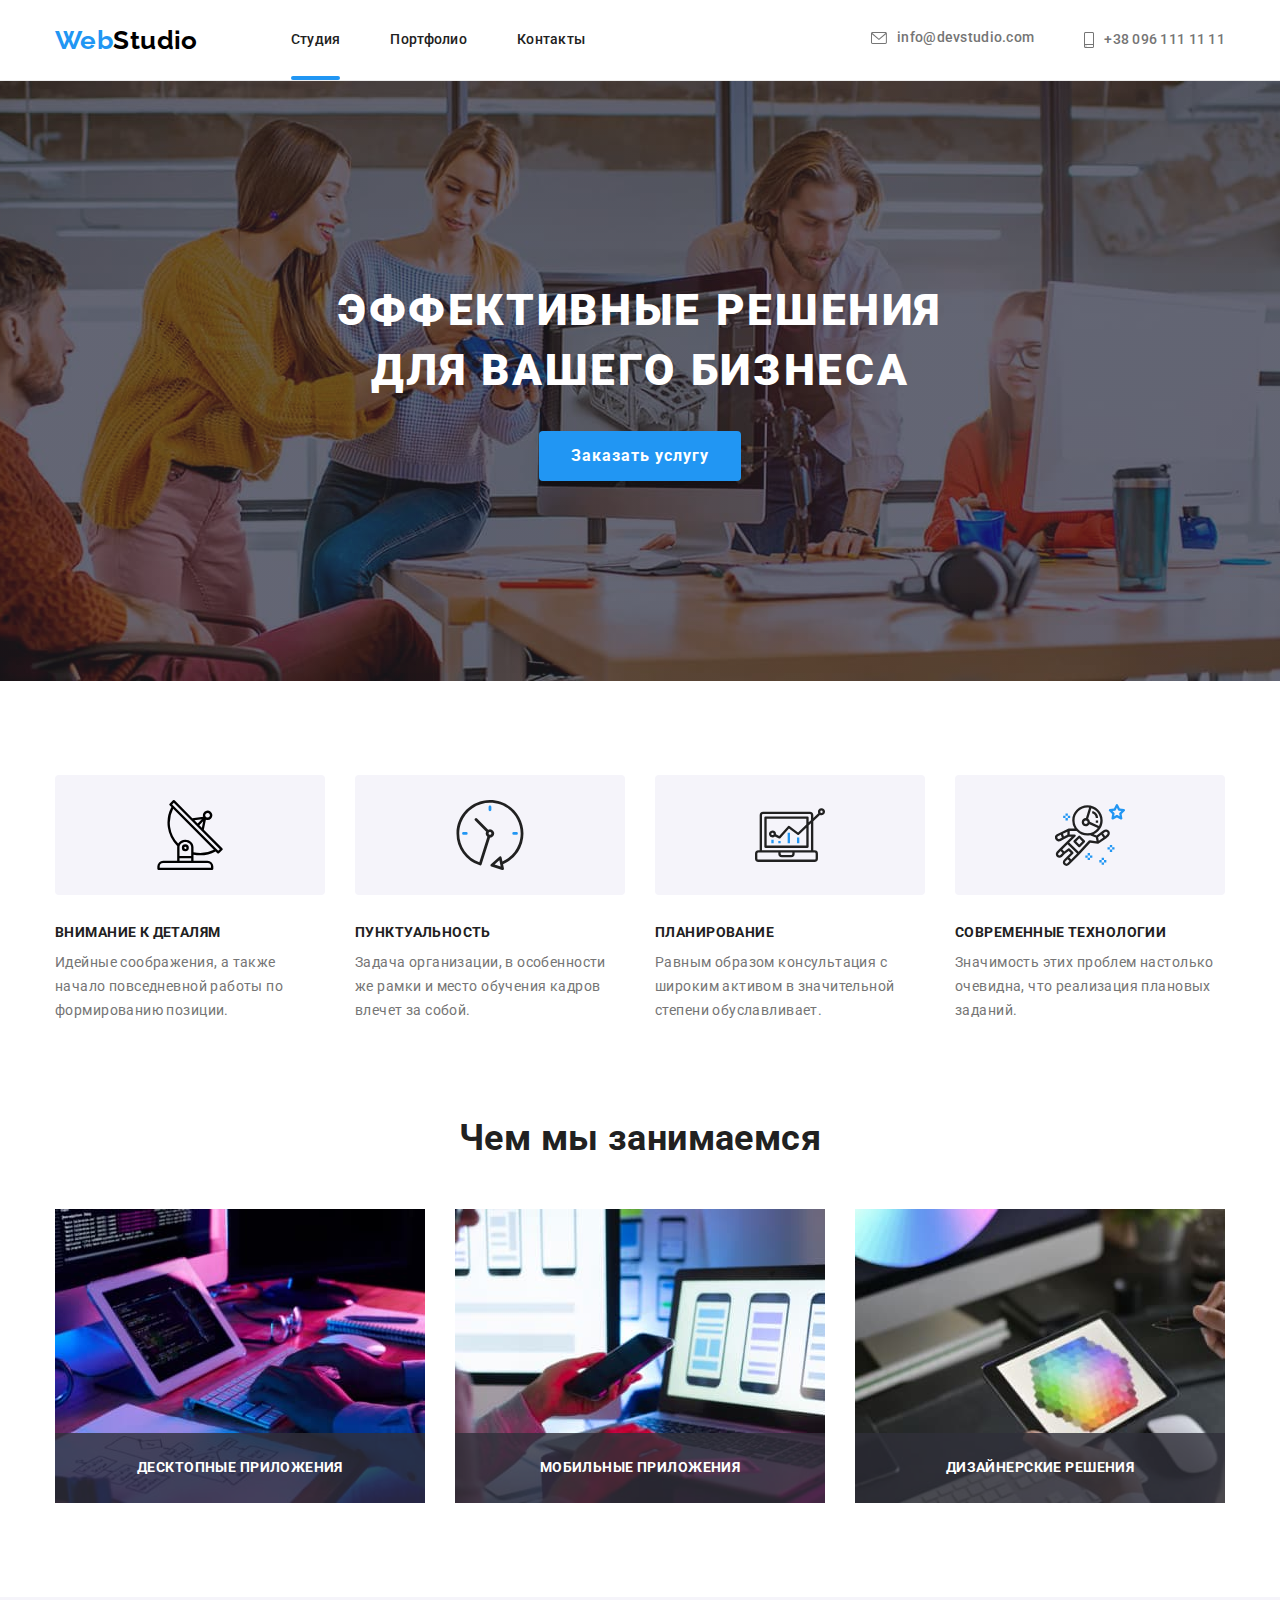
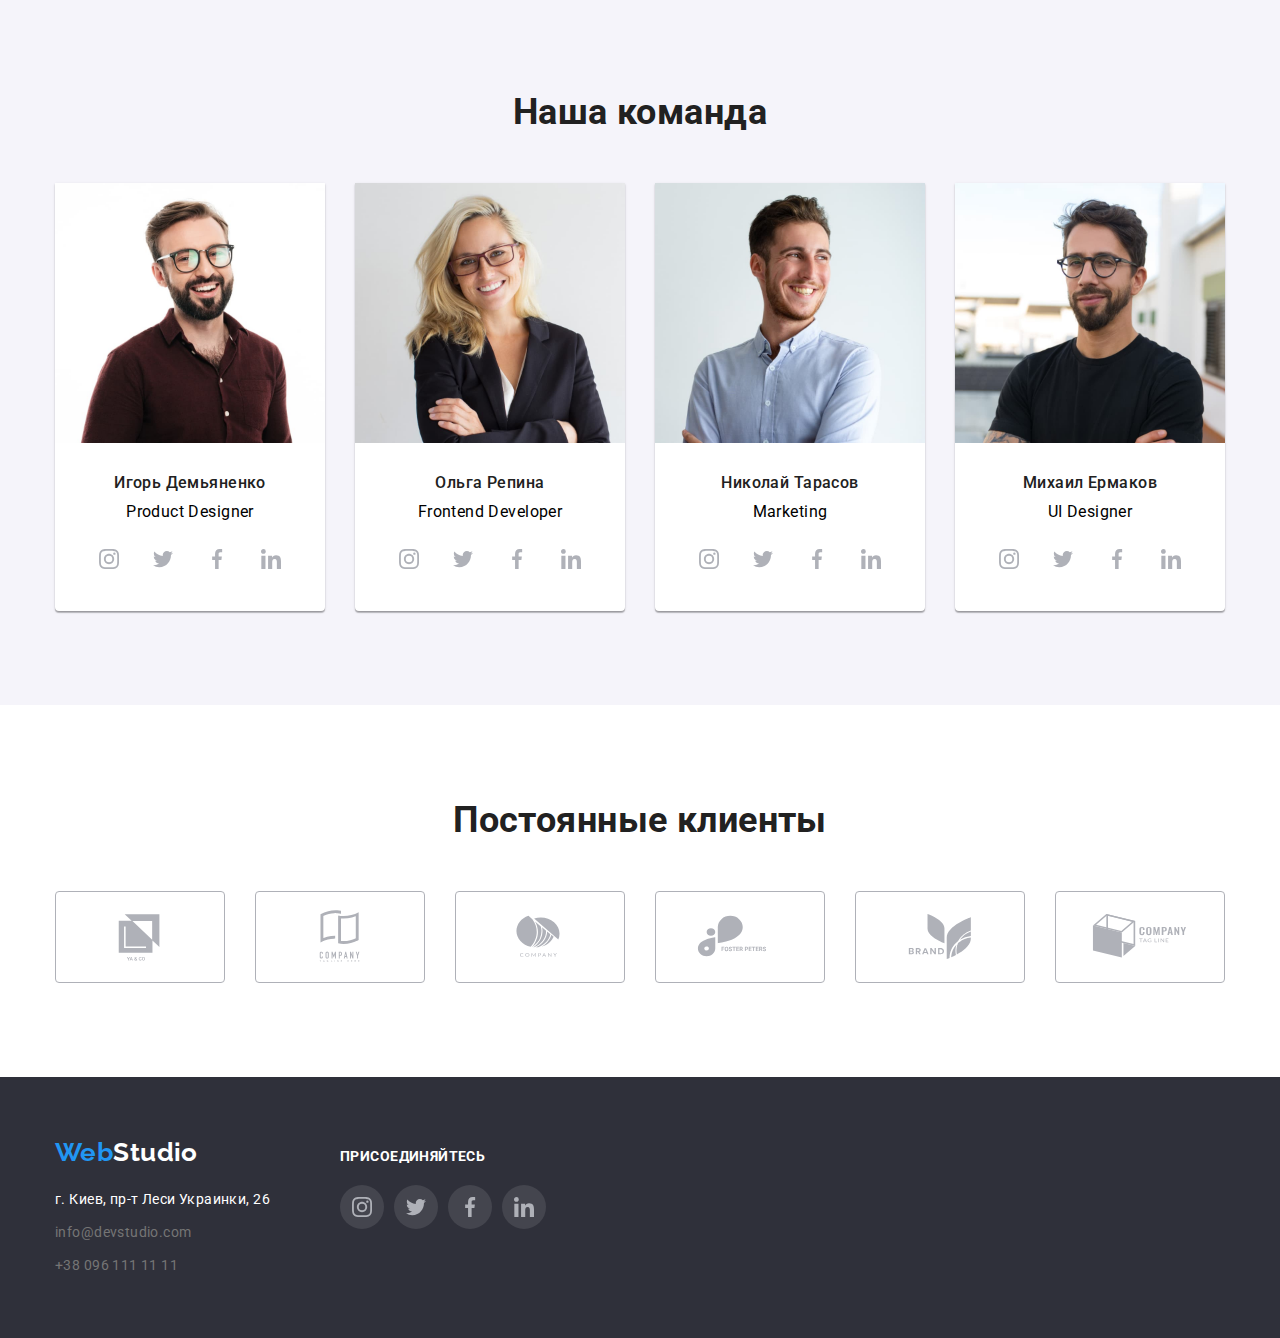
<file: index.html>
<!DOCTYPE html>
<html lang="ru">
<head>
    <meta charset="UTF-8">
    <meta http-equiv="X-UA-Compatible" content="IE=edge">
    <meta name="viewport" content="width=device-width, initial-scale=1.0">
    <title>Document</title>
    <link rel="stylesheet" href="https://cdnjs.cloudflare.com/ajax/libs/modern-normalize/1.1.0/modern-normalize.min.css">
    <link rel="preconnect" href="https://fonts.googleapis.com">
    <link rel="preconnect" href="https://fonts.gstatic.com" crossorigin>
    <link href="https://fonts.googleapis.com/css2?family=Raleway:wght@700&family=Roboto:wght@400;500;700;900&display=swap"
        rel="stylesheet">
    <link rel="stylesheet" href="./css/styles.css">
</head>
<body>
    <!--Хэдер-->
   <header class="header">
       <div class="container">
            <nav class="main-nav">
                <a href="/" lang="en" class="logo-header"><span class="logo1">Web</span><span class="logo2">Studio</span></a>
                <ul class="site-nav list">
                    <li class="item"><a href="" class="link current">Студия</a></li>
                    <li class="item"><a href="./portfolio.html" class="link">Портфолио</a></li>
                    <li class="item"><a href="" class="link">Контакты</a></li>
            
                </ul>
            
                <ul class="contacts list">
                    <li class="item">
                        <a href="mailto:info@devstudio.com" class="link">
                            <svg width="16px" height="12px" class="header-icon envelope">
                                <use href="./images/icons.svg#icon-envelope"></use>
                            </svg>
                            info@devstudio.com</a>
                    </li>

                    <li class="item">
                        <a href="tel:+380961111111" class="link">
                            <svg width="10px" height="16px" class="header-icon mobile">
                                <use href="./images/icons.svg#icon-smartphone"></use>
                            </svg>
                            +38 096 111 11 11</a>
                    </li>
                </ul>
            </nav>
       </div>
    </header>

   <main>
        <!--Герой-->
        <section class="hero">
            
            <h1 class="hero-title">Эффективные решения для вашего бизнеса</h1>
            <button data-modal-open type="button" class="hero-button">Заказать услугу</button>
        </section>
        
        <!--Преимущества-->
        <section class="section">
            <div class="container">
                <h2 class="section-heading hidden">Наши преимущества</h2>
                <ul class="list">
                    <li class="adv">
                        <div class="icon antena">
                            <svg class="icon-svg">
                                <use href="./images/icons.svg#icon-antenna"></use>
                            </svg>
                        </div>
                        <h3 class="section-advantages">Внимание к деталям</h3>
                        <p class="section-description">Идейные соображения, а также начало повседневной работы по формированию позиции.
                        </p>
                    </li>
                    <li class="adv">
                        <div class="icon clock">
                            <svg class="icon-svg">
                                <use href="./images/icons.svg#icon-clock"></use>
                            </svg>
                        </div>
                        <h3 class="section-advantages">Пунктуальность</h3>
                        <p class="section-description">Задача организации, в особенности же рамки и место обучения кадров влечет за
                            собой.</p>
                    </li>
                    <li class="adv">
                        <div class="icon diagram">
                            <svg class="icon-svg">
                                <use href="./images/icons.svg#icon-diagram"></use>
                            </svg>
                        </div>
                        <h3 class="section-advantages">Планирование</h3>
                        <p class="section-description">Равным образом консультация с широким активом в значительной степени
                            обуславливает.</p>
                    </li>
                
                    <li class="adv">
                        <div class=" icon astronaut">
                            <svg class="icon-svg">
                                <use href="./images/icons.svg#icon-astronaut"></use>
                            </svg>
                        </div>
                        <h3 class="section-advantages">Современные технологии</h3>
                        <p class="section-description">Значимость этих проблем настолько очевидна, что реализация плановых заданий.</p>
                    </li>
                
                </ul>
            </div>
        </section>
        
        <!--Чем мы занимемся-->
        <section class="what-we-do">
           <div class="container">
                <h2 class="section-heading">Чем мы занимаемся</h2>
                <ul class="list engagemant">
                    <li class="item">
                        <img src="./images/img.jpg" alt="описание услуги 1" width="370" height="294" class="image no-gap">
                        <div class="shadow">
                            <p class="shadow-desciption">Десктопные приложения</p>
                        </div>
                    </li>
                    <li class="item">
                        <img src="./images/img-2.jpg" alt="описание услуги 2" width="370" height="294" class="image no-gap">
                        <div class="shadow">
                            <p class="shadow-desciption">Мобильные приложения</p>
                        </div>
                    </li>
                    <li class="item">
                        <img src="./images/img-3.jpg" alt="описание услуги 3" width="370" height="294" class="image no-gap">
                        <div class="shadow">
                            <p class="shadow-desciption">Дизайнерские решения</p>
                        </div>
                    </li>
                </ul>
           </div>
        </section>
        
        <!--Наша команда-->
        <section class="section-team">
            <div class="container">
                <h2 class="section-heading">Наша команда</h2>
                <ul class="list">
                    <li class="photo-team">
                        <img src="./images/игорьдем.jpg" alt="фото Игоря Демьяненко" width="270" height="260" class="image no-gap">
                        <h3 class="names">Игорь Демьяненко</h3>
                        <p lang="en" class="team-position">Product Designer</p>
                        <ul class="social-icons">
                                <li class="team-icons"><a href="" class="icon-link">
                                    <svg class="team-svg">
                                        <use href="./images/icons.svg#icon-instagram"></use>
                                    </svg>
                                </a></li>
                                <li class="team-icons"><a href="" class="icon-link">
                                    <svg class="team-svg">
                                        <use href="./images/icons.svg#icon-twitter"></use>
                                    </svg>
                                </a></li>
                                <li class="team-icons"><a href="" class="icon-link">
                                    <svg class="team-svg">
                                        <use href="./images/icons.svg#icon-facebook"></use>
                                    </svg>
                                </a></li>
                                <li class="team-icons"><a href="" class="icon-link">
                                    <svg class="team-svg">
                                        <use href="./images/icons.svg#icon-linkedin"></use>
                                    </svg>
                                </a></li>
                        </ul>
                       
                    </li>
                    <li class="photo-team">
                        <img src="./images/olgarepina.jpg" alt="фото Ольги Репиной" width="270" height="260" class="image no-gap">
                        <h3 class="names">Ольга Репина</h3>
                        <p lang="en" class="team-position">Frontend Developer</p>
                        <ul class="social-icons">
                            <li class="team-icons"><a href="" class="icon-link">
                                    <svg class="team-svg">
                                        <use href="./images/icons.svg#icon-instagram"></use>
                                    </svg>
                                </a></li>
                            <li class="team-icons"><a href="" class="icon-link">
                                    <svg class="team-svg">
                                        <use href="./images/icons.svg#icon-twitter"></use>
                                    </svg>
                                </a></li>
                            <li class="team-icons"><a href="" class="icon-link">
                                    <svg class="team-svg">
                                        <use href="./images/icons.svg#icon-facebook"></use>
                                    </svg>
                                </a></li>
                            <li class="team-icons"><a href="" class="icon-link">
                                    <svg class="team-svg">
                                        <use href="./images/icons.svg#icon-linkedin"></use>
                                    </svg>
                                </a></li>
                        </ul>
                    </li>
                    <li class="photo-team">
                        <img src="./images/nikolaytarasov3.jpg" alt="фото Николая Тарасова" width="270" height="260" class="image no-gap">
                        <h3 class="names">Николай Тарасов</h3>
                        <p lang="en" class="team-position">Marketing</p>
                        <ul class="social-icons">
                            <li class="team-icons"><a href="" class="icon-link">
                                    <svg class="team-svg">
                                        <use href="./images/icons.svg#icon-instagram"></use>
                                    </svg>
                                </a></li>
                            <li class="team-icons"><a href="" class="icon-link">
                                    <svg class="team-svg">
                                        <use href="./images/icons.svg#icon-twitter"></use>
                                    </svg>
                                </a></li>
                            <li class="team-icons"><a href="" class="icon-link">
                                    <svg class="team-svg">
                                        <use href="./images/icons.svg#icon-facebook"></use>
                                    </svg>
                                </a></li>
                            <li class="team-icons"><a href="" class="icon-link">
                                    <svg class="team-svg">
                                        <use href="./images/icons.svg#icon-linkedin"></use>
                                    </svg>
                                </a></li>
                        </ul>
                    </li>
                    <li class="photo-team">
                        <img src="./images/mihailermakov4.jpg" alt="фото Михаила Ермакова" width="270" height="260" class="image no-gap">
                        <h3 class="names">Михаил Ермаков</h3>
                        <p lang="en" class="team-position">UI Designer</p>
                        <ul class="social-icons">
                            <li class="team-icons"><a href="" class="icon-link">
                                    <svg class="team-svg">
                                        <use href="./images/icons.svg#icon-instagram"></use>
                                    </svg>
                                </a></li>
                            <li class="team-icons"><a href="" class="icon-link">
                                    <svg class="team-svg">
                                        <use href="./images/icons.svg#icon-twitter"></use>
                                    </svg>
                                </a></li>
                            <li class="team-icons"><a href="" class="icon-link">
                                    <svg class="team-svg">
                                        <use href="./images/icons.svg#icon-facebook"></use>
                                    </svg>
                                </a></li>
                            <li class="team-icons"><a href="" class="icon-link">
                                    <svg class="team-svg">
                                        <use href="./images/icons.svg#icon-linkedin"></use>
                                    </svg>
                                </a></li>
                        </ul>
                    </li>
                
                </ul>
            </div>
        </section>

        <!-- Постоянные клиенты -->
        <section class="section-clients">
            <div class="container">
                <h2 class="section-heading">Постоянные клиенты</h2>
                <ul class="clients list">
                    <li class="client"><a href="" class="client-link">
                        <svg class="client-svg">
                            <use href="./images/icons.svg#icon-Logo"></use>
                        </svg>
                    </a></li>
                    <li class="client"><a href="" class="client-link">
                        <svg class="client-svg">
                            <use href="./images/icons.svg#icon-Logo-2"></use>
                        </svg>

                    </a></li>
                    <li class="client"><a href="" class="client-link">
                        <svg class="client-svg">
                            <use href="./images/icons.svg#icon-Logo-3"></use>
                        </svg>

                    </a></li>
                    <li class="client"><a href="" class="client-link">
                        <svg class="client-svg">
                            <use href="./images/icons.svg#icon-Logo-4"></use>
                        </svg>

                    </a></li>
                    <li class="client"><a href="" class="client-link">
                        <svg class="client-svg">
                            <use href="./images/icons.svg#icon-Logo-5"></use>
                        </svg>

                    </a></li>
                    <li class="client"><a href="" class="client-link">
                        <svg class="client-svg">
                            <use href="./images/icons.svg#icon-Logo-6"></use>
                        </svg>

                    </a></li>
                </ul>

            </div>
            
        </section>
   </main>

    <footer class="footer">
       <div class="container">
        
               <div class="footer-contacts">
                    <a href="/" lang="en" class="logo-footer"><span class="logo1">Web</span><span class="logo2">Studio</span></a>
                    
                    <address class="adress">г. Киев, пр-т Леси Украинки, 26</address>
                    
                    <ul class="contacts list">
                        <li class="footreq">
                            <a href="mailto:info@devstudio.com" class="link">info@devstudio.com</a>
                        </li>
                        <li class="footreq">
                            <a href="tel:+380961111111" class="link">+38 096 111 11 11</a>
                        </li>
                    </ul>
               </div>
               <div class="footer-social">
                   <p class="social-heading">присоединяйтесь</p>
                <ul class="footer-icons">
                    <li class="team-icons"><a href="" class="icon-link">
                            <svg class="team-svg">
                                <use href="./images/icons.svg#icon-instagram"></use>
                            </svg>
                        </a></li>
                    <li class="team-icons"><a href="" class="icon-link">
                            <svg class="team-svg">
                                <use href="./images/icons.svg#icon-twitter"></use>
                            </svg>
                        </a></li>
                    <li class="team-icons"><a href="" class="icon-link">
                            <svg class="team-svg">
                                <use href="./images/icons.svg#icon-facebook"></use>
                            </svg>
                        </a></li>
                    <li class="team-icons"><a href="" class="icon-link">
                            <svg class="team-svg">
                                <use href="./images/icons.svg#icon-linkedin"></use>
                            </svg>
                        </a></li>
                </ul>

               </div>
        
       </div>
    
    
    </footer>
    
    <div class="backdrop is-hidden" data-modal>
                <div class="modal">
                    <button data-modal-close type="button" class="modal-close">
                        <svg class="close-svg">
                            <use href="./images/icons.svg#close-icon"></use>
                        </svg>
                    </button>
                </div>
            </div>

<script src="./modal.js"></script>
</body>
</html>
</file>
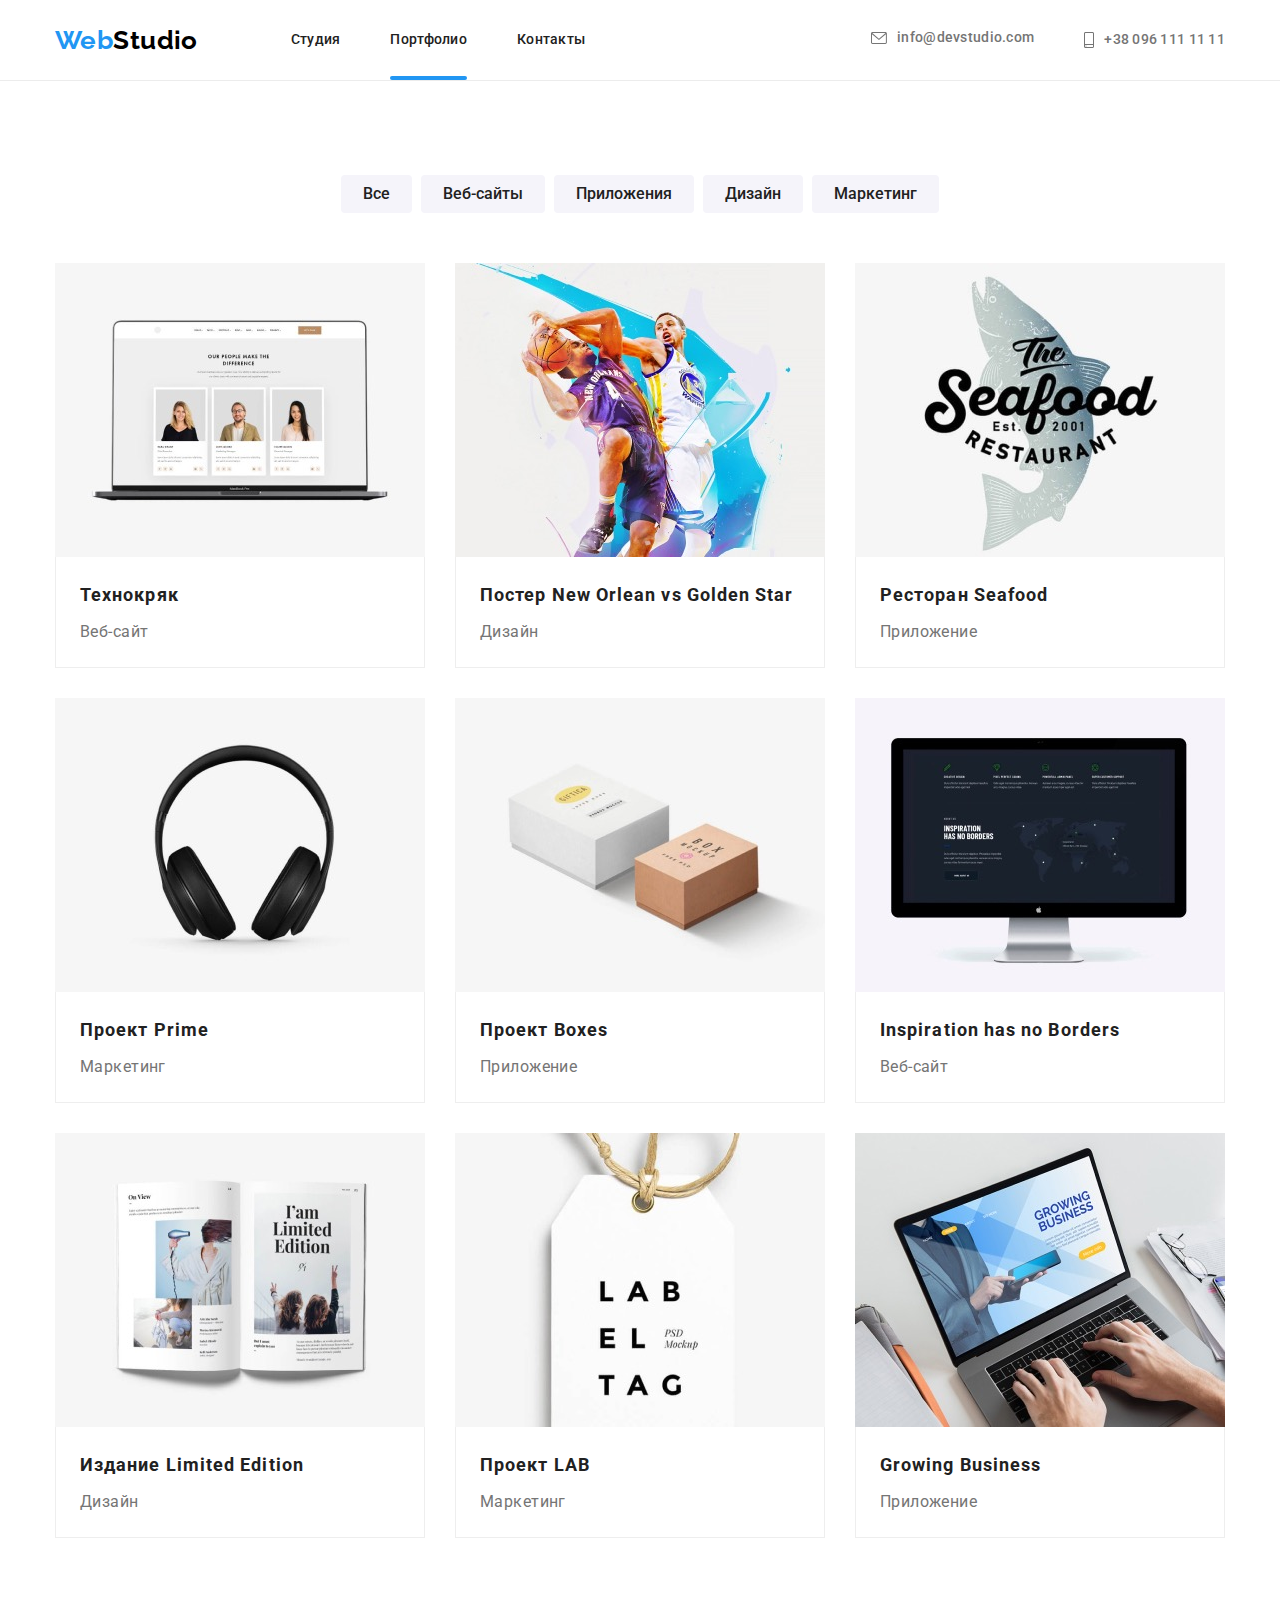
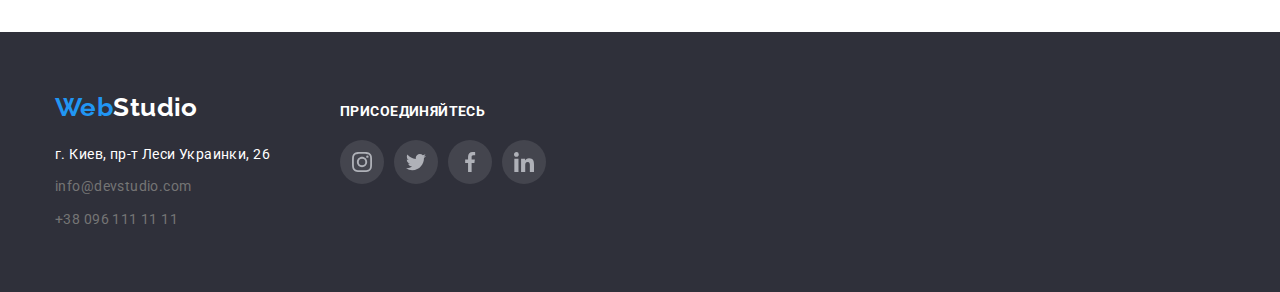
<file: portfolio.html>
<!DOCTYPE html>
<html lang="ru">

<head>
    <meta charset="UTF-8">
    <meta http-equiv="X-UA-Compatible" content="IE=edge">
    <meta name="viewport" content="width=device-width, initial-scale=1.0">
    <title>Document</title>
    <link rel="stylesheet" href="https://cdnjs.cloudflare.com/ajax/libs/modern-normalize/1.1.0/modern-normalize.min.css">
    <link rel="preconnect" href="https://fonts.googleapis.com">
    <link rel="preconnect" href="https://fonts.gstatic.com" crossorigin>
    <link href="https://fonts.googleapis.com/css2?family=Raleway:wght@700&family=Roboto:wght@400;500;700;900&display=swap"
        rel="stylesheet">
    <link rel="stylesheet" href="./css/styles.css">
</head> 

<body>
    <!--Хэдер-->
    <header class="header">
        <div class="container">
            <nav class="main-nav">
                <a href="/" lang="en" class="logo-header"><span class="logo1">Web</span><span
                        class="logo2">Studio</span></a>
                <ul class="site-nav list">
                    <li class="item"><a href="/" class="link">Студия</a></li>
                    <li class="item"><a href="./portfolio.html" class="link current">Портфолио</a></li>
                    <li class="item"><a href="" class="link">Контакты</a></li>
    
                </ul>
    
                <ul class="contacts list">
                    <li class="item">
                        <a href="mailto:info@devstudio.com" class="link">
                            <svg width="16px" height="12px" class="header-icon envelope">
                                <use href="./images/icons.svg#icon-envelope"></use>
                            </svg>
                            info@devstudio.com</a>
                    </li>
    
                    <li class="item">
                        <a href="tel:+380961111111" class="link">
                            <svg width="10px" height="16px" class="header-icon mobile">
                                <use href="./images/icons.svg#icon-smartphone"></use>
                            </svg>
                            +38 096 111 11 11</a>
                    </li>
                </ul>
            </nav>
        </div>
    </header>

    <main>
        <section class="filter-portfolio">

            <!-- Кнопи -->
            <div class="container">
                <h1 hidden>Портфолио наших работ</h1>
                <ul class="filter list">
                    <li class="filbutt"><button type="button" class="button">Все</button></li>
                    <li class="filbutt"><button type="button" class="button">Веб-сайты</button></li>
                    <li class="filbutt"><button type="button" class="button">Приложения</button></li>
                    <li class="filbutt"><button type="button" class="button">Дизайн</button></li>
                    <li class="filbutt"><button type="button" class="button">Маркетинг</button></li>
                </ul>
            </div>

            <!-- Портфолио -->
            <div class="container">
                <ul class="portfolio list">
                    <li class="item">
                        <a href="" class="link">
            
                                <div class="image">
                                    <img src="./images/img-4-2.jpg" alt="Вэб-сайт Технокряк" width="370" height="294" class="no-gap card">
                                    <div class="overlay">
                                        <p class="overlay-text">Технокряк это современная площадка распространения коронавируса. Компании используют эту платформу для цифрового
                                            шпионажа и атак на защищённые сервера конкурентов.</p>
                                    </div>
                                </div>
                                
                                <h2 class="portfolio-heading">Технокряк</h2>
                                <p class="portfolio-description">Веб-сайт</p>
                        </a>
                    </li>
                
                    <li class="item">
                        <a href="" class="link">
                           <div class="image">
                                <img src="./images/img-5-2.jpg" alt="Дизайн Постер New Orlean vs Golden Star" width="370" height="294" class="no-gap">
                                <div class="overlay">
                                    <p class="overlay-text">Технокряк это современная площадка распространения коронавируса. Компании используют эту
                                        платформу для цифрового
                                        шпионажа и атак на защищённые сервера конкурентов.</p>
                                </div>
                           </div>
                            <h2 class="portfolio-heading">Постер <span lang="en">New Orlean vs Golden Star</span></h2>
                            <p class="portfolio-description">Дизайн</p>
                        </a>
                    </li>
                
                    <li class="item">
                        <a href="" class="link">
                            <div class="image">
                                <img src="./images/img-6-2.jpg" alt="Приложение Ресторан Seafood" width="370" height="294" class="no-gap">
                                <div class="overlay">
                                    <p class="overlay-text">Технокряк это современная площадка распространения коронавируса. Компании используют эту
                                        платформу для цифрового
                                        шпионажа и атак на защищённые сервера конкурентов.</p>
                                </div>
                            </div>
                            <h2 class="portfolio-heading">Ресторан <span lang="en">Seafood</span></h2>
                            <p class="portfolio-description">Приложение</p>
                        </a>
                    </li>
                
                    <li class="item">
                        <a href="" class="link">
                            <div class="image">
                                <img src="./images/img-7-2.jpg" alt="Маркетинг Проект Prime" width="370" height="294" class="no-gap">
                                <div class="overlay">
                                    <p class="overlay-text">Технокряк это современная площадка распространения коронавируса. Компании используют эту
                                        платформу для цифрового
                                        шпионажа и атак на защищённые сервера конкурентов.</p>
                                </div>
                            </div>
                            <h2 class="portfolio-heading">Проект <span lang="en">Prime</span></h2>
                            <p class="portfolio-description">Маркетинг</p>
                        </a>
                    </li>
                
                    <li class="item">
                        <a href="" class="link">
                            <div class="image">
                                <img src="./images/img-8-2.jpg" alt="Приложение Проект Boxes" width="370" height="294" class="no-gap">
                                <div class="overlay">
                                    <p class="overlay-text">Технокряк это современная площадка распространения коронавируса. Компании используют эту
                                        платформу для цифрового
                                        шпионажа и атак на защищённые сервера конкурентов.</p>
                                </div>
                            </div>
                            <h2 class="portfolio-heading">Проект <span lang="en">Boxes</span></h2>
                            <p class="portfolio-description">Приложение</p>
                        </a>
                    </li>
                
                    <li class="item">
                        <a href="" class="link">
                            <div class="image">
                                <img src="./images/img-9-2.jpg" alt="Вэб-сайт Inspiration has no Borders" width="370" height="294" class="no-gap">
                                <div class="overlay">
                                    <p class="overlay-text">Технокряк это современная площадка распространения коронавируса. Компании используют эту
                                        платформу для цифрового
                                        шпионажа и атак на защищённые сервера конкурентов.</p>
                                </div>
                            </div>
                            <h2 lang="en" class="portfolio-heading">Inspiration has no Borders</h2>
                            <p class="portfolio-description">Веб-сайт</p>
                        </a>
                    </li>
                
                    <li class="item">
                        <a href="" class="link">
                            <div class="image">
                                <img src="./images/img-10-2.jpg" alt="Дизайн Издание Limited Edition" width="370" height="294" class="no-gap">
                                <div class="overlay">
                                    <p class="overlay-text">Технокряк это современная площадка распространения коронавируса. Компании используют эту
                                        платформу для цифрового
                                        шпионажа и атак на защищённые сервера конкурентов.</p>
                                </div>
                            </div>
                            <h2 class="portfolio-heading">Издание <span lang="en">Limited Edition</span></h2>
                            <p class="portfolio-description">Дизайн</p>
                        </a>
                    </li>
                
                    <li class="item">
                        <a href="" class="link">
                            <div class="image">
                                <img src="./images/img-11-2.jpg" alt="Маркетинг Проект LAB" width="370" height="294" class="no-gap">
                                <div class="overlay">
                                    <p class="overlay-text">Технокряк это современная площадка распространения коронавируса. Компании используют эту
                                        платформу для цифрового
                                        шпионажа и атак на защищённые сервера конкурентов.</p>
                                </div>
                            </div>
                            <h2 class="portfolio-heading">Проект <span lang="en">LAB</span></h2>
                            <p class="portfolio-description">Маркетинг</p>
                        </a>
                    </li>
                
                    <li class="item">
                        <a href="" class="link">
                            <div class="image">
                                <img src="./images/img-12-2.jpg" alt="Приложение Growing Business" width="370" height="294" class="no-gap">
                                <div class="overlay">
                                    <p class="overlay-text">Технокряк это современная площадка распространения коронавируса. Компании используют эту
                                        платформу для цифрового
                                        шпионажа и атак на защищённые сервера конкурентов.</p>
                                </div>
                            </div>
                            <h2 lang="en" class="portfolio-heading">Growing Business</h2>
                            <p class="portfolio-description">Приложение</p>
                        </a>
                    </li>
                
                </ul>
            </div>


        </section>
    </main>

<footer class="footer">
    <div class="container">

        <div class="footer-contacts">
            <a href="/" lang="en" class="logo-footer"><span class="logo1">Web</span><span
                    class="logo2">Studio</span></a>

            <address class="adress">г. Киев, пр-т Леси Украинки, 26</address>

            <ul class="contacts list">
                <li class="footreq">
                    <a href="mailto:info@devstudio.com" class="link">info@devstudio.com</a>
                </li>
                <li class="footreq">
                    <a href="tel:+380961111111" class="link">+38 096 111 11 11</a>
                </li>
            </ul>
        </div>
        <div class="footer-social">
            <p class="social-heading">присоединяйтесь</p>
            <ul class="footer-icons">
                <li class="team-icons"><a href="" class="icon-link">
                        <svg class="team-svg">
                            <use href="./images/icons.svg#icon-instagram"></use>
                        </svg>
                    </a></li>
                <li class="team-icons"><a href="" class="icon-link">
                        <svg class="team-svg">
                            <use href="./images/icons.svg#icon-twitter"></use>
                        </svg>
                    </a></li>
                <li class="team-icons"><a href="" class="icon-link">
                        <svg class="team-svg">
                            <use href="./images/icons.svg#icon-facebook"></use>
                        </svg>
                    </a></li>
                <li class="team-icons"><a href="" class="icon-link">
                        <svg class="team-svg">
                            <use href="./images/icons.svg#icon-linkedin"></use>
                        </svg>
                    </a></li>
            </ul>

        </div>

    </div>


</footer>


</body>

</html>
</file>
<file: css/styles.css>
:root {
  --accent-color: #2196f3;
  --text-color: #757575;
  --heading-color: #212121;
  --footer-color: #2f303a;
  --primary-white: #ffffff;
  --main-backgroung-color: #ffffff;
  --header-color: #ececec;
  --secondary-background-colour: #f5f4fa;
  --hero-background: #2f303a;
  --hero-button-colour: #188ce8;
  --border-color: #eeeeee;
  --border-clients-color: #afb1b8;
}

body {
  font-family: Roboto, sans-serif;
  font-size: 14px;
  background-color: var(--main-backgroung-color);
  letter-spacing: 0.03em;
  font-style: normal;
}
h1,
h2,
h3,
p,
ul {
  margin-top: 0;
  margin-bottom: 0;
}
img {
  display: block;
  max-width: 100%;
  height: auto;
}
.container {
  width: 1200px;
  padding: 0 15px;
  margin: 0 auto;
  box-sizing: border-box;
  margin-right: auto;
  margin-left: auto;
}
.no-gap {
  display: block;
}
.list,
.list .link {
  list-style: none;
  text-decoration: none;
  padding-left: 0;
}
.hidden {
  margin-top: 0;
}
/* ЛОГОТИП */

.logo-header,
.logo-footer {
  font-family: Raleway, sans-serif;
  font-weight: bold;
  font-size: 26px;
  line-height: 1.19;
  text-decoration: none;
}

.logo-header .logo1 {
  color: var(--accent-color);
}

.logo-header .logo2 {
  color: #000000;
}
.logo-footer .logo1 {
  color: var(--accent-color);
}
.logo-footer .logo2 {
  color: var(--primary-white);
}

/* ХЭДЕР */
.header {
  background-color: var(--main-backgroung-color);
  border-bottom: 1px solid var(--header-color);
}

.logo-header {
  margin-left: 0px;
}
.main-nav {
  display: flex;
  align-items: center;
}
.site-nav {
  display: flex;
  margin-left: 93px;
}
.header .contacts {
  display: flex;
  margin-left: auto;
}

.site-nav .item:not(:last-child) {
  margin-right: 50px;
}
.contacts .item:not(:last-child) {
  margin-right: 50px;
}

.site-nav .link {
  position: relative;
  display: block;
  padding-top: 32px;
  padding-bottom: 32px;
  align-items: center;
  color: var(--heading-color);
  font-weight: 500;
  line-height: 1.14;
  letter-spacing: 0.02em;

  transition: color 250ms cubic-bezier(0.4, 0, 0.2, 1);
}
.link.current::after {
  content: '';
  position: absolute;
  display: block;
  bottom: 0;
  width: 100%;
  height: 4px;
  border-radius: 2px;
  background-color: var(--accent-color);
  color: var(--accent-color);
}

.contacts .link {
  display: flex;
  color: var(--text-color);
  fill: var(--text-color);
  font-weight: 500;
  line-height: 1.14px;
  letter-spacing: 0.02em;
  padding-top: 32px;
  padding-bottom: 32px;
  align-items: center;

  transition: color 250ms cubic-bezier(0.4, 0, 0.2, 1),
    fill 250ms cubic-bezier(0.4, 0, 0.2, 1);
}
.item .header-icon {
  margin-right: 10px;
}
.contacts .link:hover,
.contacts .link:focus {
  fill: var(--accent-color);
  color: var(--accent-color);
}
.site-nav .link:hover,
.site-nav .link:focus {
  color: var(--accent-color);
}

/* FOOTER */

.footer {
  background-color: var(--footer-color);
  padding-top: 60px;
  padding-bottom: 60px;
}
.footer .container {
  display: flex;
}
.footer-icons {
  display: flex;
  list-style: none;
  padding: 0;
}
.adress {
  color: var(--primary-white);
  line-height: 1.71;
  font-style: normal;
  padding-top: 20px;
}
.footer-icons .icon-link {
  background-color: rgba(255, 255, 255, 0.1);
  border-radius: 50%;
  transition: background-color 250ms cubic-bezier(0.4, 0, 0.2, 1);
}
.footer-social {
  margin-left: 70px;
  padding-top: 12px;
  padding-bottom: 40px;
}
.footer-icons .icon-link:hover,
.footer-icons .icon-link:focus {
  fill: var(--primary-white);
  background-color: var(--accent-color);
}

.footer .link {
  line-height: 1.71;
  font-weight: normal;
  letter-spacing: 0.03em;
}
.footreq {
  padding-top: 9px;
}
.footreq .link {
  padding-top: 0;
  padding-bottom: 0;
}
.social-heading {
  font-style: normal;
  font-weight: bold;
  font-size: 14px;
  line-height: 1.14;
  letter-spacing: 0.03em;
  text-transform: uppercase;
  color: var(--primary-white);
  margin-bottom: 20px;
}

/* MAIN */

h2,
h3 {
  color: var(--heading-color);
}

/* HERO */
.hero {
  background-color: var(--hero-background);
  text-align: center;
  max-width: 1600px;
  height: 600px;
  margin-left: auto;
  margin-right: auto;
  background-image: linear-gradient(
      to right,
      rgba(47, 48, 58, 0.4),
      rgba(47, 48, 58, 0.4)
    ),
    url(../images/hero-image-2.jpg);
  background-position: center;
  background-size: cover;
  background-repeat: no-repeat;
}

.hero-title {
  color: var(--primary-white);
  font-weight: 900;
  font-size: 44px;
  line-height: 1.36;
  letter-spacing: 0.06em;
  text-transform: uppercase;
  padding-top: 200px;
  width: 696px;
  margin-left: auto;
  margin-right: auto;
}
.backdrop {
  position: fixed;
  top: 0;
  left: 0;
  width: 100%;
  height: 100%;
  background: rgba(0, 0, 0, 0.2);
  transition: opacity 250ms cubic-bezier(0.4, 0, 0.2, 1);
}

.backdrop.is-hidden {
  opacity: 0;
  pointer-events: none;
}
.modal {
  position: absolute;
  top: 50%;
  left: 50%;
  transform: translate(-50%, -50%);
  width: 528px;
  height: 581px;
  background: var(--primary-white);
  box-shadow: 0px 1px 3px rgba(0, 0, 0, 0.12), 0px 1px 1px rgba(0, 0, 0, 0.14),
    0px 2px 1px rgba(0, 0, 0, 0.2);
  border-radius: 4px;
}
.modal-close {
  position: absolute;
  top: 8px;
  left: 490px;
  width: 30px;
  height: 30px;
  margin: 0;
  padding: 0;
  cursor: pointer;
  background: var(--primary-white);
  border: 1px solid rgba(0, 0, 0, 0.1);
  border-radius: 50%;
}
.close-svg {
  position: absolute;
  top: 50%;
  left: 50%;
  transform: translate(-50%, -50%);
  width: 18px;
  height: 18px;
}

.hero-button {
  display: inline-block;
  background-color: var(--accent-color);
  color: var(--primary-white);
  font-family: inherit;
  font-weight: 700;
  font-size: 16px;
  line-height: 1.87;
  align-items: center;
  text-align: center;
  letter-spacing: 0.06em;
  cursor: pointer;
  border-radius: 4px;
  border: none;
  padding: 10px 32px;
  margin-top: 30px;
  margin-bottom: 200px;
  box-shadow: 0px 4px 4px rgba(0, 0, 0, 0.15);

  transition: background-color 250ms cubic-bezier(0.4, 0, 0.2, 1);
}

.hero-button:hover,
.hero-button:focus {
  background-color: var(--hero-button-colour);
}

/* Описание */

.section .list {
  display: flex;
}
.adv .icon {
  display: inline-flex;
  justify-content: center;
  align-items: center;
}
.adv .icon {
  width: 270px;
  height: 120px;
  background: var(--secondary-background-colour);
  border-radius: 4px;
  margin-bottom: 30px;
}
.icon-svg {
  width: 70px;
  height: 70px;
  justify-content: center;
  align-items: center;
}

.section-heading.hidden {
  display: none;
}

.section-heading {
  font-weight: bold;
  font-size: 36px;
  line-height: 1.17;
  text-align: center;
}

.section .section-advantages {
  font-weight: bold;
  font-size: 14px;
  line-height: 1.14;
  text-transform: uppercase;
  margin-bottom: 10px;
}

.section .section-description {
  color: var(--text-color);
  font-size: 14px;
  line-height: 1.71;

  width: 270px;
}
.section {
  padding-top: 94px;
}
.section .adv {
  margin-right: 30px;
  width: calc((100% - 90px) / 4);
}
.section .adv:last-child {
  margin-right: 0;
}

/* Чем мы занимаемся */
.what-we-do {
  padding-top: 94px;
  padding-bottom: 94px;
}
.engagemant {
  display: flex;
  align-items: center;
  padding-top: 50px;
}

.engagemant .item + .item {
  margin-left: 30px;
}

.engagemant .item {
  position: relative;
}

.engagemant .shadow {
  display: block;
  position: absolute;
  bottom: 0;
  right: 0;
  width: 370px;
  height: 70px;
  background-color: rgba(47, 48, 58, 0.8);
  color: white;
}

.shadow-desciption {
  font-style: normal;
  font-weight: bold;
  line-height: 1.14;
  text-align: center;
  letter-spacing: 0.03em;
  text-transform: uppercase;
  color: var(--primary-white);
  padding-top: 27px;
  padding-bottom: 27px;
}

/* Наша команда */
.social-icons {
  height: 44px;
  display: flex;
  list-style: none;
  margin-top: 16px;
  margin-bottom: 30px;
  padding: 0;
  justify-content: center;
}
.icon-link {
  display: flex;
  width: 44px;
  height: 44px;
  justify-content: center;
  align-items: center;
  padding: 0;
  border-radius: 50%;
  fill: var(--border-clients-color);

  transition: background-color 250ms cubic-bezier(0.4, 0, 0.2, 1),
    fill 250ms cubic-bezier(0.4, 0, 0.2, 1);
}
.section-team {
  padding-top: 94px;
  padding-bottom: 94px;
}

.section-team .section-heading {
  padding-bottom: 50px;
}
.section-team .list {
  display: flex;
}
.photo-team {
  background-color: var(--main-backgroung-color);
  display: flex;
  width: calc((100% - 90px) / 4);
  margin-right: 30px;
  flex-direction: column;
  box-shadow: 0px 1px 3px rgba(0, 0, 0, 0.12), 0px 1px 1px rgba(0, 0, 0, 0.14),
    0px 2px 1px rgba(0, 0, 0, 0.2);
  border-radius: 0px 0px 4px 4px;
}
.photo-team:last-child {
  margin-right: 0;
}

.names {
  padding-top: 30px;
}
.team-position {
  padding-top: 10px;
  /* padding-bottom: 30px; */
}
.team-icons:not(:last-child) {
  margin-right: 10px;
}
.team-icons:last-child {
  margin-right: 0;
}
.team-svg {
  width: 20px;
  height: 20px;
  transition: fill 250ms cubic-bezier(0.4, 0, 0.2, 1);
}
.social-icons .icon-link:hover {
  background-color: var(--accent-color);
  fill: var(--primary-white);
}

/* Постоянные клиенты */
.section-clients {
  padding-top: 94px;
  padding-bottom: 94px;
}
.clients {
  display: flex;
  margin-top: 50px;
}

.client-link {
  width: 170px;
  height: 92px;
  fill: var(--border-clients-color);
  border: 1px solid var(--border-clients-color);
  box-sizing: border-box;
  border-radius: 4px;
  margin-right: 30px;
  display: inline-flex;
  justify-content: center;
  align-items: center;
  cursor: pointer;

  transition: border-color 250ms cubic-bezier(0.4, 0, 0.2, 1);
}
.client-svg {
  width: 106px;
  height: 60px;
  transition: fill 250ms cubic-bezier(0.4, 0, 0.2, 1);
}
.client-link:hover,
.client-link:focus,
.client-svg:hover,
.client-svg:focus {
  fill: var(--accent-color);
  border-color: var(--accent-color);
}

.clients .client:last-child {
  margin-right: 0;
}

/* BUTTONS */
.filter .button {
  background-color: var(--secondary-background-colour);
  color: var(--heading-color);
  font-family: inherit;
  font-weight: 500;
  font-size: 16px;
  line-height: 1.62;
  text-align: center;
  cursor: pointer;
  background: var(--secondary-background-colour);
  border-radius: 4px;
  border: none;
  padding: 6px 22px;

  transition: background-color 250ms cubic-bezier(0.4, 0, 0.2, 1),
    color 250ms cubic-bezier(0.4, 0, 0.2, 1),
    box-shadow 250ms cubic-bezier(0.4, 0, 0.2, 1);
}

.button:hover,
.button:focus {
  background-color: var(--accent-color);
  color: var(--primary-white);
  box-shadow: 0px 3px 1px rgba(0, 0, 0, 0.1), 0px 1px 2px rgba(0, 0, 0, 0.08),
    0px 2px 2px rgba(0, 0, 0, 0.12);
}

/* НАША КОМАНДА */
.section-team {
  background-color: var(--secondary-background-colour);
}
.section-team .names,
.section-team .team-position {
  font-size: 16px;
  line-height: 1.19;
  text-align: center;
}
.names {
  font-weight: 500;
}

/* ПОРТФОЛИО */
.image {
  position: relative;
  overflow: hidden;
}

.portfolio .overlay {
  position: absolute;
  content: '';
  display: block;
  width: 100%;
  height: 294px;
  background-color: rgba(33, 150, 243, 0.9);
  transform: translateY(100%);
  transition: transform 250ms cubic-bezier(0.4, 0, 0.2, 1);
}

.portfolio .link:hover .overlay {
  transform: translateY(-100%);
}
.overlay-text {
  padding: 63px 24px;
  font-weight: normal;
  font-size: 18px;
  line-height: 1.56;
  color: var(--primary-white);
}

.filter-portfolio {
  padding-bottom: 94px;
  padding-top: 94px;
}

.portfolio .portfolio-heading {
  font-weight: bold;
  font-size: 18px;
  line-height: 2;
  letter-spacing: 0.06em;
  padding-top: 20px;
  padding-right: 24px;
  padding-left: 24px;
  border-left: 1px solid var(--border-color);
  border-right: 1px solid var(--border-color);
}
.portfolio .link {
  text-decoration: none;
  list-style: none;
}
.portfolio-description {
  font-size: 16px;
  line-height: 1.87;
  color: var(--text-color);
  padding: 4px 24px 20px 24px;
  border-left: 1px solid var(--border-color);
  border-right: 1px solid var(--border-color);
  border-bottom: 1px solid var(--border-color);
}

.portfolio {
  display: flex;
  flex-wrap: wrap;
  margin-top: -30px;
  margin-left: -30px;
}
.portfolio .item:hover,
.portfolio .item:focus {
  box-shadow: 0px 1px 1px rgba(0, 0, 0, 0.12), 0px 4px 4px rgba(0, 0, 0, 0.06),
    1px 4px 6px rgba(0, 0, 0, 0.16);
}

.portfolio .item {
  flex-basis: calc(100% / 3 - 30px);
  margin-left: 30px;
  margin-top: 30px;

  transition: box-shadow 250ms cubic-bezier(0.4, 0, 0.2, 1);
}

/* ПОРТФОЛИО КНОПКИ */

.filter {
  display: flex;
  justify-content: center;
}

.filbutt {
  margin-right: 9px;
  margin-bottom: 50px;
}
.filbutt:last-child {
  margin-right: 0;
}
</file>
